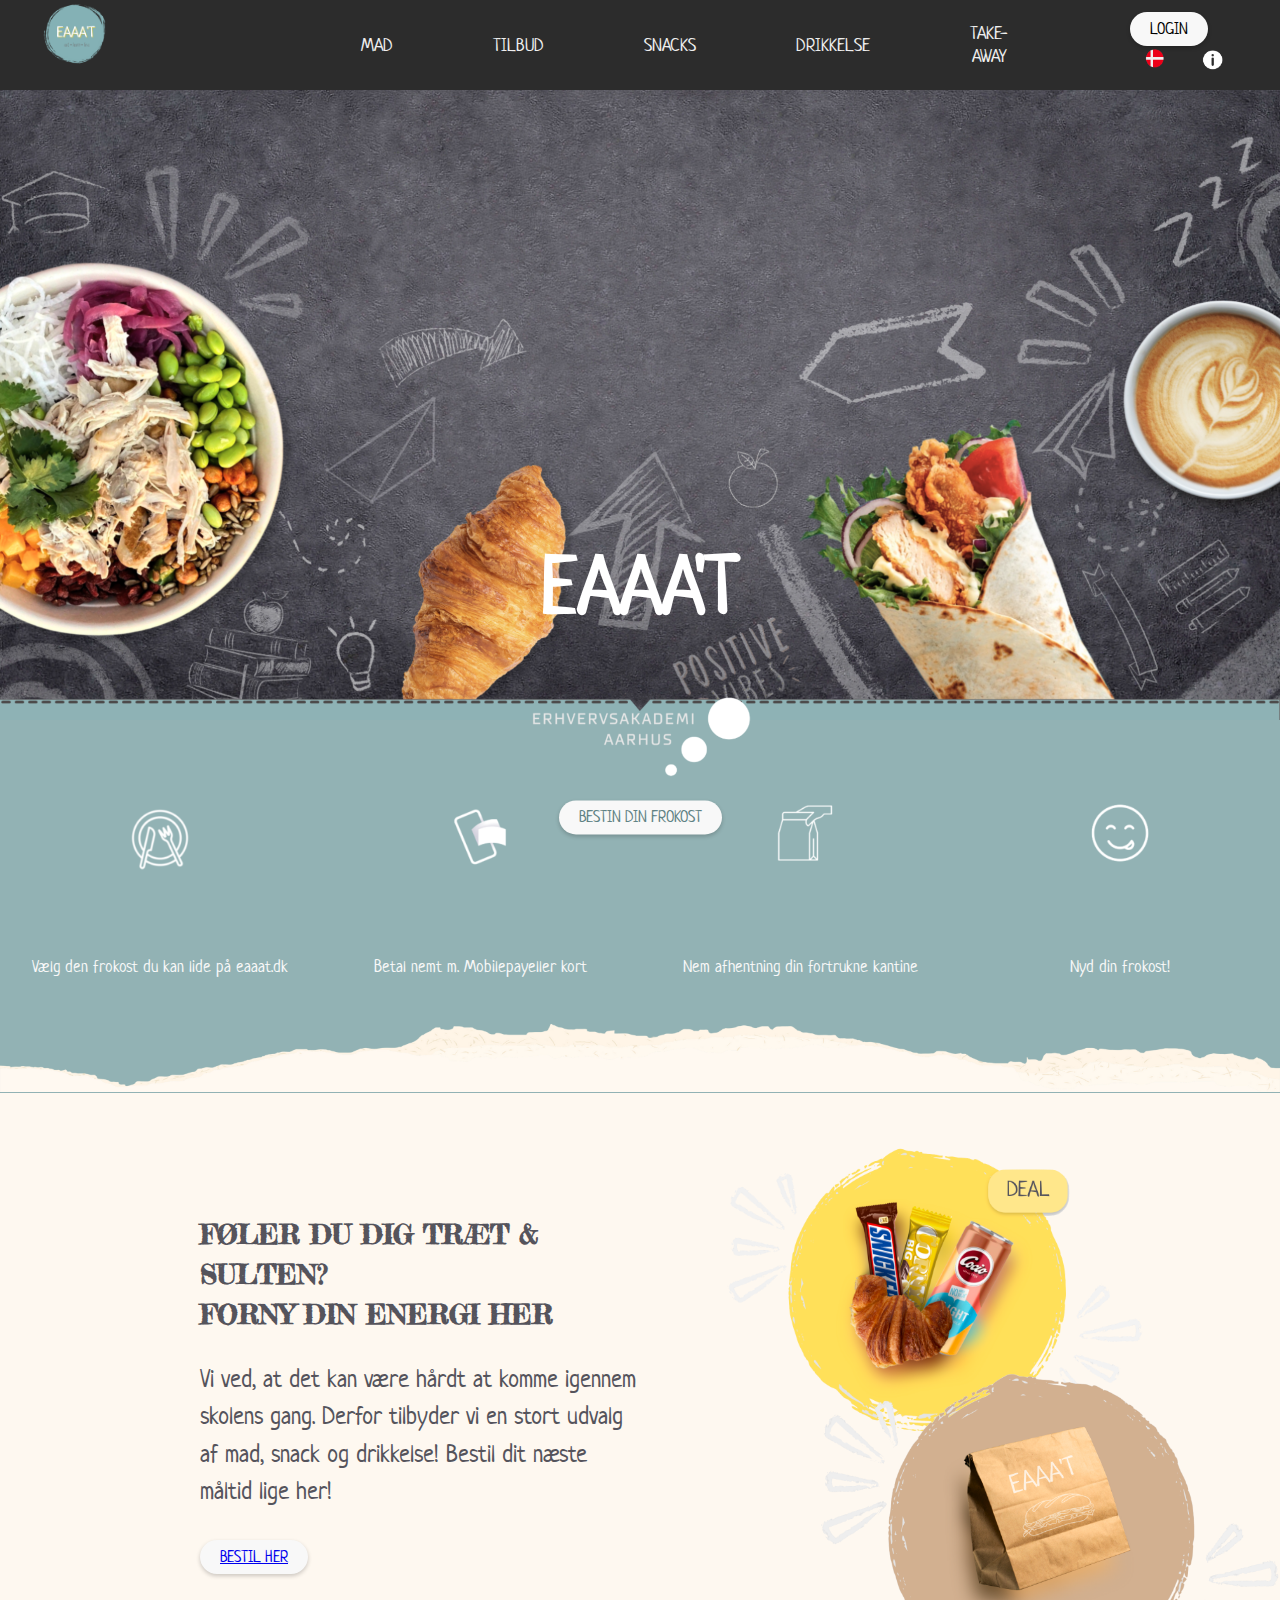
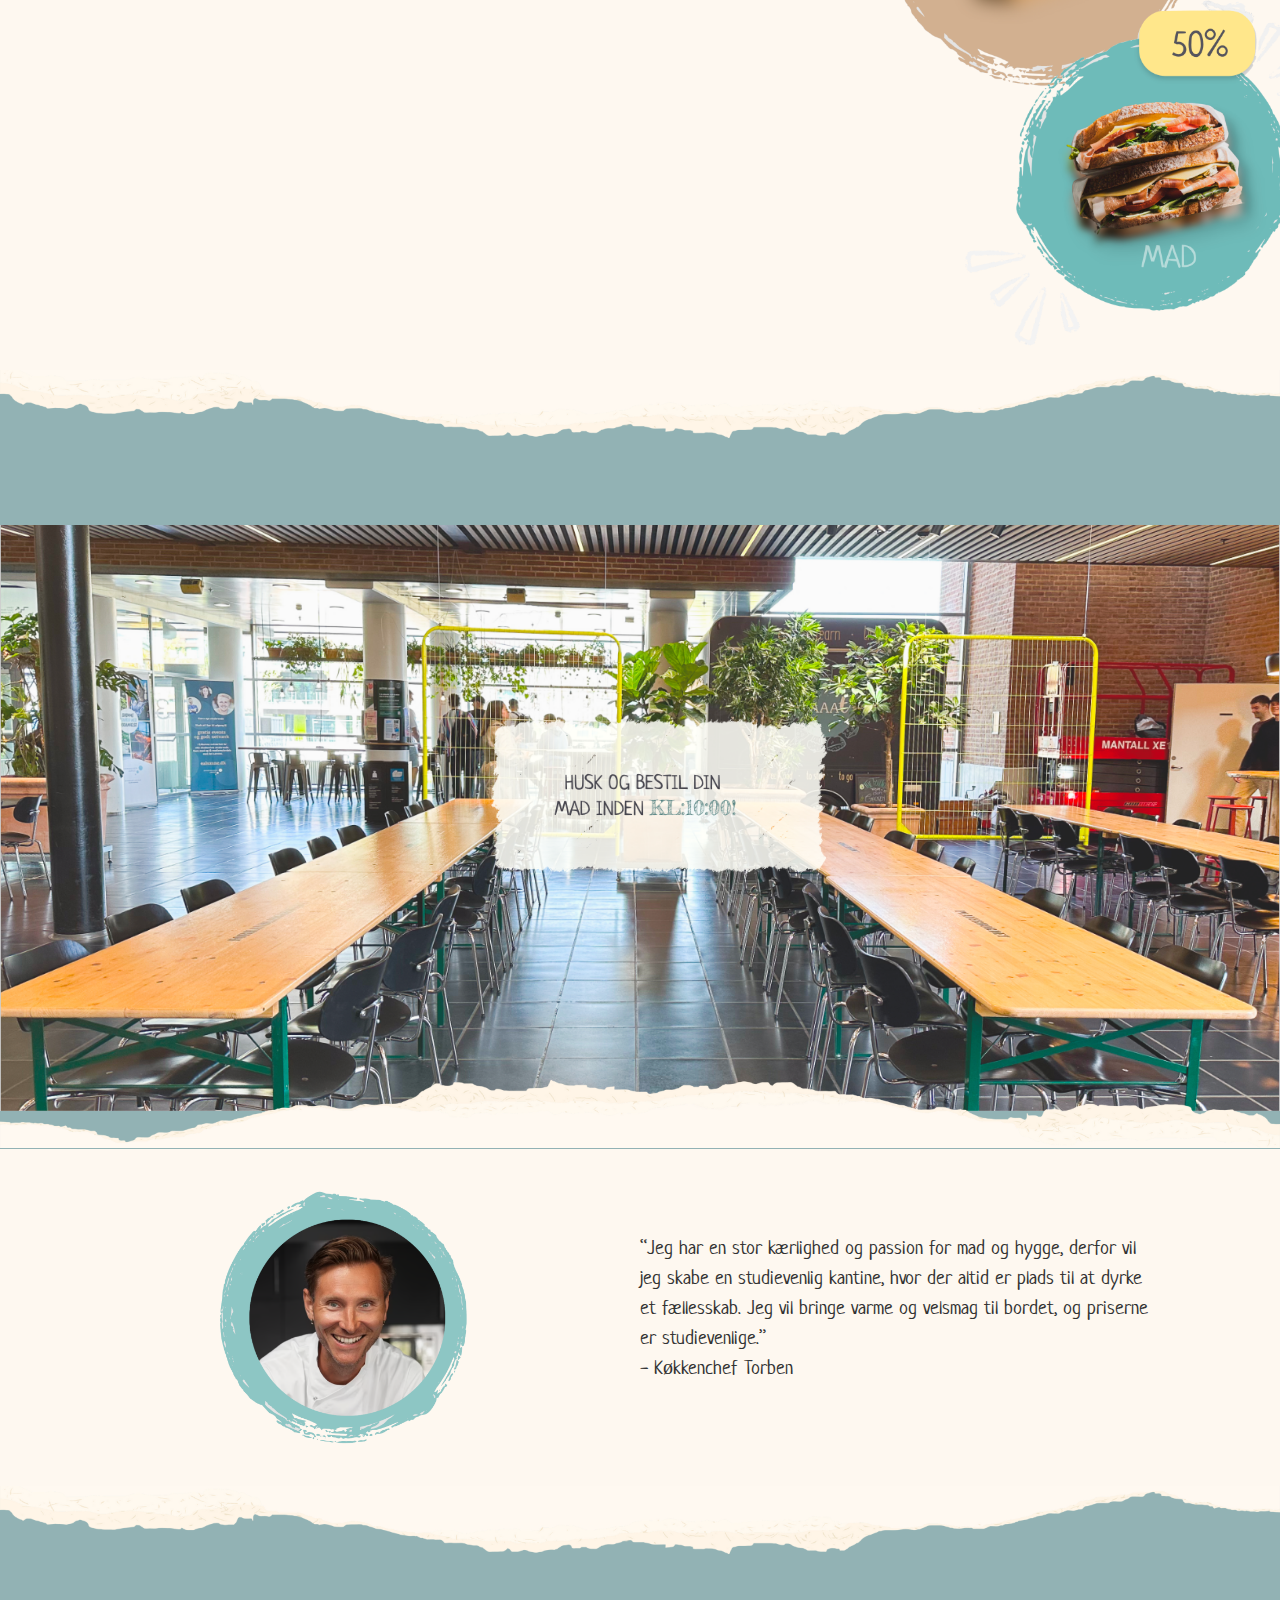
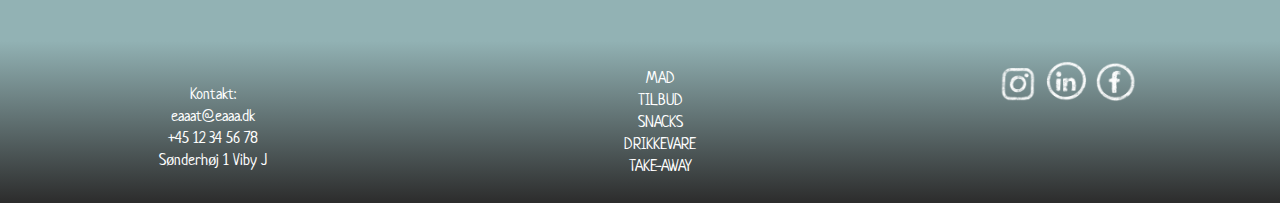
<file: Eaaat/index.html>
<!DOCTYPE html> 
<html lang="en">

<head>
    <meta charset="UTF-8">
    <meta http-equiv="X-UA-Compatible" content="IE=edge">
    <meta name="viewport" content="width=device-width, initial-scale=1.0">
    <title>EaaaT</title>
    <link rel="stylesheet" href="css/style.css">
    <script src="script/script.js"></script>
    <meta name="Forside for Erhversakademiets kantine" content="Erhvervsakademiets kantine tilbyder de studerende lækre retter til skarpe priser">

    <link rel="icon" type="image/x-icon" href="img/logo.png" class="tab_ikon">

    <link rel="preconnect" href="https://fonts.googleapis.com">
<link rel="preconnect" href="https://fonts.gstatic.com" crossorigin>
<link href="https://fonts.googleapis.com/css2?family=Fredericka+the+Great&family=Montserrat&family=Neucha&display=swap" rel="stylesheet">

</head>

<body>
    <!-- nav bar (https://codepen.io/jo_Geek/pen/xgbaEr) -->
    <nav>
        <div class="nav">
            <input type="checkbox" id="nav-check">
            <div class="nav-header">

            </div>
            <div class="nav-btn">
                <label for="nav-check">
                    <span></span>
                    <span></span>
                    <span></span>
                </label>
            </div>
            <div class="logo">
                <img id="logoforside" src="img/logo.png" alt="Logo">
            </div>
            <div class="nav-links">
                <a href="#mad.html" target="_blank">MAD</a>
                <a href="mad.html" target="_blank">TILBUD</a>
                <a href="mad.html" target="_blank">SNACKS</a>
                <a href="mad.html" target="_blank">DRIKKELSE</a>
                <a href="mad.html" target="_blank">TAKE-AWAY</a>
                <a href="">
                    <button class="bestilnuknap">LOGIN</button>

                    <!-- Modal box -->
                   
                
                     <!-- iconer -->
                    <img id="icon1" src="img/flag.png" alt="Flag ikon">
                    <img id="icon1" src="img/info.png" alt="Info ikon"></a>
            </div>
        </div>
    </nav>
    <!-- SLUT -->
               


    <!-- FORSIDE main content -->
    <main>
           
        <img id="baggrund" src="img/baggrund.png" alt="Baggrunds billede med mad">
        <div class="main-content">
            <h1 id="h1">EAAA'T</h1>
            <p><img id="skolelogo" src="img/skolelogo.png" alt="Erhvervsakademiets logo"></p>
            <a href="mad.html"><button id="bestilknap">BESTIN DIN FROKOST</button></a>
        </div>
        <!-- SLUT-->

        <!-- STEP BY STEP main content -->
        <div class="flex-container1">
            <div class="flex-item1">
                <img id="step1" src="img/1.png" alt="Tallerken ikon">
                <p>Vælg den frokost du kan lide på eaaat.dk</p>
            </div>
            <div class="flex-item1">
                <img id="step1" src="img/2.png" alt="Mobilpay ikon">
                <p>Betal nemt m. Mobilepayeller kort</p>
            </div>
            <div class="flex-item1">
                <img id="step1" src="img/3.png" alt="Takeaway ikon">
                <p>Nem afhentning din fortrukne kantine</p>
            </div>
            <div class="flex-item1">
                <img id="step1" src="img/4.png" alt="Smiley ikon">
                <p>Nyd din frokost!</p>
            </div>
        </div>
        <!-- SLUT-->
        <!-- INFO main content -->
        <img id="ripped" src="img/rippedpaper3.png" alt="Ripped paper med kant nederst">

        <div class="flex-container2">
            <div class="flex-item2">
                <h2 id="h2">FØLER DU DIG TRÆT & SULTEN?<br>
                    FORNY DIN ENERGI HER</h2>
                <p>Vi ved, at det kan være hårdt at komme igennem skolens gang.
                    Derfor tilbyder vi en stort udvalg af mad, snack og drikkelse!
                    Bestil dit næste måltid lige her!</p>
                    <button class="bestilnuknap"><a href="mad.html">BESTIL HER</a></button>
            </div>

            <div class="flex-item3">
                <img class="cirkel1" src="img/cirkel-gul.png" alt="Mad med gul baggrund">
                <img class="cirkel2" src="img/cirkel-brun.png" alt="Takeawaypose med brun baggrund">
                <img class="cirkel3" src="img/cirkel-blå.png" alt="Sandwich med blå baggrund">
            </div>
        </div>
        <!-- SLUT-->

        <!------KANTINE BILLEDE------->
        <div class="flexboximg">
        <img id="ripped2" src="img/rippedpapir3flip.png" alt="Ripped paper med kant øverst">
        <img id="kantineimg" src="img/kantinebillede.png" alt="Kantinen">
        <img id="ripped" src="img/rippedpaper3.png" alt="Ripped paper med kant nederst">
    </div>

       <!------TORBEN KØKKEN CHEF - main content------->
        <div class="flex-container4">
            <div class="flex-item4">
                <img class="torben" src="img/torben.png" alt="Portræt af Torben">
            </div>

        
            <div class="flex-item4">
                <p id="citat">“Jeg har en stor kærlighed og passion for mad og hygge,
                    derfor vil jeg skabe en studievenlig kantine,
                    hvor der altid er plads til at dyrke et fællesskab.
                    Jeg vil bringe varme og velsmag til bordet, og priserne er studievenlige.”
                   <br> - Køkkenchef Torben</p>
            </div>


        </div>
        <img id="ripped2" src="img/rippedpapir3flip.png" alt="Ripped paper med kant øverst">
    </main>

<footer>
    <div class="footer">
        <div class="flex-item-left">
            Kontakt: <br>
            eaaat@eaaa.dk <br>
            +45 12 34 56 78 <br>
            Sønderhøj 1 Viby J</div>
        <div class="flex-item-middle"> 
        <ul id="footernav">
           <li>MAD</li>
           <li>TILBUD</li>
           <li>SNACKS</li>
           <li>DRIKKEVARE</li>
           <li>TAKE-AWAY</li>
        </ul>
        </div>

        <div class="flex-item-right">
            <img id="footericon" src="img/igicon.png" alt="Instagram ikon">
            <img id="footericon" src="img/liicon.png" alt="LinkedIn ikon">
            <img id="footericon" src="img/fbicon.png" alt="Facebook ikon">
        
        </div>
      </div>


</footer>


</body>

</html>
</file>
<file: Eaaat/css/style.css>
body {
    margin: 0px;
    font-family: 'neucha';
    background-color: #92B2B4;
    box-sizing: border-box;
  }

  .main {
    padding-top: 20%;
    background-color: #FEF8F0;

  }
  .main2 {
    padding-top: 10%;
    background-color: #FEF8F0;

  }
  
  /* -----nav styling */
  .nav {
    height: 90px;
    width: 100%;
    background-color: #2c2c2c;
    display: flex;
    justify-content: center;
    position: fixed;
    z-index: 3;
  }  

  
  .nav > .nav-links {
    display: flex;
    align-items: center;
    font-size: 18px;
  }
  
  .nav > .nav-links > a {
    display: inline-block;
    padding: 13px 50px;
    text-decoration: none;
    color: #efefef;
    text-align: center;
  }

  .nav > .nav-links > a:hover{
    opacity: 0.5;
  }

  .nav > #nav-check {
    display: none;
  }

  .nav > .nav-links > a:hover::before,
.nav > .nav-links > a:hover::after {
  opacity: 0.5;
}

.logo{
   float: left;
}
#logoforside{
    width: 25%;

}

#logoforside2{
    width: 25%;

}

#icon1{
    width: 20%;
    margin-left: 29px;
}

/* --------------Kurv computer style------------- */
 #kurvknap{
    background-color: transparent;
    border-style: none;
   
 }

#kurv1{
    width: 50%;
    margin-right: 33px;

}


#kurv1:hover{
    opacity: 0.5;
  
}
/* --------------Kurv MOBIL style------------- */
#kurvknap2{
    display: none;
    background-color: transparent;
    border-style: none;
    margin-bottom: 10px;
   
 }

#kurv2{
    display: none;
    width: 30%;
    margin-right: -12px;
}





  
  #cartItems.show {
      display: block;
  }
  
  .cart-content {
      text-align: center;
  }
  
  .cart-content h2 {
      margin-top: 0;
  }
  
  .cart-content img {
      max-width: 100%;
      margin-top: 10px;
  }
  
  #cartItems {
    display: none;
    background-color: #FFFDFA;
    border: 1px solid #ccc;
    padding: 150px;
    margin: 0 auto;
    position: fixed;
    top: 50%;
    left: 50%;
    transform: translate(-50%, -50%);
    z-index: 9999;
    box-shadow: 0 0 10px rgba(0, 0, 0, 0.3);
    border-radius: 30px;
}

#payButton {
    display: block;
    margin: 10px auto;
    padding-left: 3%;
    padding-right: 3%;
    padding-bottom: 2%;
    padding-top: 2%;
    border-radius: 8%;
    background-color: #9BBE8C;
    color: #f2f2f2;
    border-style: none;
    font-family: 'Neucha', cursive;
}
 
/*-----FORSIDE main content---- */

#baggrund {
    width: 100%;
    z-index: -1;
    margin-bottom: -8px;
}


.main-content {
    position: absolute;
    top: 150%;
    left: 50%;
    transform: translate(-50%, -245%);
    text-align: center;
    color: #ffffff;

}

#h1 {
    font-size: 60pt;
}

#skolelogo {
    width: 40%;
}

#bestilknap {
    background-color: #f8f8f8;
    color: #5F8284;
    border-radius: 30px;
    padding: 6px 20px;
    font-size: 16px;
    border: none;
    box-shadow: 0px 2px 4px rgba(0, 0, 0, 0.2);
    font-family: 'Neucha', cursive;
}

#bestilknap2 {
    float: right;
    margin-right: 10px;
    background-color: #90bc76;
    color: #ffffff;
    border-radius: 30px;
    padding: 6px 20px;
    font-size: 16px;
    border: none;
    box-shadow: 0px 2px 4px rgba(0, 0, 0, 0.2);
    font-family: 'Neucha', cursive;
}

#bestilknap:hover{
    opacity: 0.5;
}

.bestilnuknap{
    background-color: #f8f8f8;

    border-radius: 30px;
    padding: 6px 20px;
    font-size: 16px;
    border: none;
    box-shadow: 0px 2px 4px rgba(0, 0, 0, 0.2);
    font-family: 'Neucha', cursive;
}

#bestilnuknap {
    color: #5F8284;
    text-decoration: none;
}
#skolelogo {
    width: 40%;
}


/* ------STET BY STEP CONTENT */
.flex-container1 {
    display: flex;
    flex-wrap: wrap;
    justify-content: center; 
    background-color: #92B2B4;

  }
  .flex-item1 {
    width: 25%;
    padding: 10px;
    box-sizing: border-box;
    display: flex;
    flex-direction: column;
    align-items: center;
    justify-content: center;
    font-family: 'Neucha', cursive;
    color: #f8f8f8;
    font-size: 13pt;
    margin-bottom: 65px;

  }
  
#step1 {
    width: 70%;
}

/* ------INFO main content------------- */
#ripped {
    width: 100%;
    z-index: -1;
    margin-bottom: -5px;
    margin-top: -82px;
}


.flex-container2 {
    display: flex;
    flex-wrap: wrap;
    color: #FEF8F0;
    background-color: #FEF8F0;
}


.flex-item2 {
    flex: 25%;
    padding-left: 200px;
    padding-top: 100px;
    box-sizing: border-box;
    background-color: #FEF8F0;
    font-size: 25px;
    color: #55545C;
    line-height: 1.5;
}

.flex-item3 {
    flex: 25%;
    padding-right: 100px;
    box-sizing: border-box;
    background-color: #FEF8F0;
    font-size: 12px;
    color: #f0f2f3;
}


.cirkel1 {
    width: 90%;
    position: relative;
    padding-left: 8%;
}

.cirkel2 {
    width: 90%;
    position: relative;
    padding-left: 30%;
    margin-top: -20%;

}

.cirkel3 {
    width: 90%;
    position: relative;
    padding-left: 50%;
    margin-top: -20%;
}

.cirkel1:hover,
.cirkel2:hover,
.cirkel3:hover {
    opacity: 80%;
    transform: scale(1.05);
    transition: .3s ease;
}

#h2{
    font-size: 20pt;
    font-family: 'Fredericka the Great';

}


/* -------------KANTINE BILLEDE main content-------------- */
#ripped2 {
    width: 100%;
    margin-bottom:69px;

}

.torben {
    width: 70%;
    padding-left: 20%;
}

#citat {
    padding-top: 10%;
    padding-right: 20%;
    padding-bottom: 10%;
    line-height: 1.5;
    color: #333333;
    
}

#kantineimg {
    position: relative;
    width: 100%;
    margin-bottom: 10px;
    z-index: -1;
}

.flexboximg{
color: #FEF8F0;


}
.flex-container4 {
    display: flex;
    flex-wrap: wrap;
    color: #FEF8F0;
    background-color: #FEF8F0;
}

.flex-item4 {
    flex: 25%;
    box-sizing: border-box;
    background-color: #FEF8F0;
    font-size: 20px;
    color: #282828;
    line-height: 1.5;
}


/* ======================================SIDE 2 STYLING======================================================= */

/* ------------side nav til computer------- */
.side-nav {

    position: fixed;
    top: 20%;
    left: 0;
    width: 200px;
    height: 100vh;
    background-color: #FEF8F0;
    color: #282828;
    font-size: 15pt;
    font-family: 'Neucha', cursive;
    line-height: 3;

}

.side-nav a {
    text-decoration: none;
    /* Remove underline */
    list-style: none;
    color: #657779;
}

.side-nav ul {
    list-style-type: none;
    /* Remove the dots */
    color: #657779;
}
/* ------------side nav til mobil!------- */

.sidenav2 a {
    padding: 8px 8px 8px 32px;
    text-decoration: none;
    font-size: 25px;
    color: #818181;
    display: block;
    transition: 0.3s;
    display: block;
    display: none;
  }
 
  #madnav{
    width: 50%;
    margin-top: 10%;

  }
/* overskrifter */

#MADh2 {
    font-size: 60pt;
    margin-top: -110px;
    margin-left: 250px;
    font-family: 'Fredericka the Great', cursive;
    color: #4a4a4a;
}

#MADh3 {
    font-size: 60pt;
    margin-top: 50px;
    font-family: 'Fredericka the Great', cursive;
    color: #282828;
    margin-left: 205px;

}

.menu {
    padding: 0;
    margin: 0;
    list-style-type: none;
}

.menu li {
    padding: 10px;
}

.menu li a {
    text-decoration: none;
    color: #333;

}
/* --------img størrelser-------- */

#madsize {
    width: 100%;
}

#madsize2 {
    width: 50%;
}

#dagenssize {
    width: 80%;
}
/* --------flexbox content mad-------- */
.flex-container6 {
    display: flex;
    margin-left: 200px;
    margin-right: 100px;
}
.flex-container7 {
    display: flex;
    flex-wrap: wrap;
    margin-left: 200px;
    margin-right: 100px;
    background-color: #fef8f0;

}

.flex-item7 {
    flex: 1 0 25%;
    padding: 50px;
    padding-right: 15px;
    text-align: center;
    box-sizing: border-box;
    background-color: #fef8f0;
    font-size: 20px;
    color: #f0f2f3;
    font-family: 'Neucha', cursive;
}

/* ------------ text og + styling------- */
#plus {
    border-radius: 10px;
    padding-left: 10px;
    padding-right: 10px;
    margin-left: 118px;
    background-color: #5c5753;
    color: #ffffff;
    font-size: 20pt;
}
.product-name {
    margin-top: 5px;
    color: #282828;
    font-size: 20pt;
}

.product-name2 {
    margin-top: 5px;
    color: #282828;
    line-height: 1.5;
    text-align: left;
    margin-left: 10%;
    font-size: 12pt;
    font-family: 'Montserrat', sans-serif;
}


#plus2 {
    border-radius: 10px;
    padding-left: 10px;
    padding-right: 10px;
    background-color: #5c5753;
    color: #ffffff;
    font-size: 20pt;
    margin-right: 12px;
}

/* ----FOOTER----- */

.footer {
    background-image: linear-gradient(#92B2B4, #2c2c2c);
    display: flex;
    flex-direction: row;
    font-size: 30px;
    text-align: center;
    z-index: 10;
    position: relative;
  }

  .footer2 {
    background-image: linear-gradient(#FEF8F0, #2c2c2c);
    display: flex;
    flex-direction: row;
    font-size: 30px;
    text-align: center;
    z-index: 10;
    position: relative;
  }
  
  .flex-item-left {
    color: #ffffff;
    padding: 10px;
    flex: 50%;
    font-size: 12pt;
    padding-top: 42px;
  }

  #footernav{
    text-decoration: none;
    list-style-type: none;
    font-size: 12pt;
  }

  
  .flex-item-middle{

  color: #ffffff;
    padding: 10px;
    flex: 50%;
    font-size: 12pt;
  }
  
  .flex-item-right {
   
    color: #ffffff;
    padding: 10px;
    flex: 50%;
  }

  #footericon{
    width: 10%;
    padding-top: 10px;
  }

/* ----side nav----- */

.sidenav2 {
    padding-top: 15px;
}
.sidenav2 a {font-size: 18px;}

#backicon {
    width: 5%;
    margin-top: 41px;

  }

  
  
  @media (max-width:600px) {

    #baggrund {
        width: 100%;
        z-index: -1;
        padding-top: 85px;
        margin-bottom: -8px;
    }

    .sidenav2 {
        padding-top: 15px;
    }
    .sidenav2 a {font-size: 18px;}


    .flex-item2 {
        flex: 25%;
        padding-left: 50px;
        padding-top: 50px;
        box-sizing: border-box;
        background-color: #FEF8F0;
        font-size: 17px;
        color: #55545C;
        line-height: 1.5;
    }

    .step1 {
        width: 70%;
    }

    .nav > .nav-btn {
      display: inline-block;
      position: absolute;
      right: 0px;
      top: 0px;
    
    }
    .nav > .nav-btn > label {
      display: inline-block;
      width: 50px;
      height: 50px;
      padding: 13px;
      
    }
    .nav > .nav-btn > label:hover,.nav  #nav-check:checked ~ .nav-btn > label {
      background-color: rgba(0, 0, 0, 0.3);
    }
    .nav > .nav-btn > label > span {
      display: block;
      width: 25px;
      height: 10px;
      border-top: 2px solid #eee;
    }
    .nav > .nav-links {
      position: absolute;
      display: block;
      width: 100%;
      background-color: #333;
      height: 0px;
      transition: all 0.3s ease-in;
      overflow-y: hidden;
      top: 90px;
      left: 0px;
    }
    .nav > .nav-links > a {
      display: block;
      width: 100%;
     
    }
    .nav > #nav-check:not(:checked) ~ .nav-links {
      height: 0px;
    }
    .nav > #nav-check:checked ~ .nav-links {
      height: calc(100vh - 50px);
      overflow-y: auto;
      z-index: 3;
    }

    /* logo mobil */

    .logo{
       margin-left:40%;
       margin-top: 12px;
      
     }

     /* -----MAIN CONTNENT SIDE 1----- */
     .main-content {
        z-index: 1;
        position: absolute;
        top: 20%;
        left: 50%;
        transform: translate(-50%, -50%);
        text-align: center;
        color: #ffffff;
    }

    #h1 {
        font-size: 30pt;
    }

    #skolelogo {
        width: 40%;
    }

/* ------STET BY STEP main content------- */
   

      .flex-item1 {
        width: 50%;
        padding: 10px;
        box-sizing: border-box;
        display: flex;
        flex-direction: column;
        align-items: center;
        justify-content: center;
        font-family: 'Neucha', cursive;
        color: #f8f8f8;
        font-size: 13pt;
        margin-bottom: 65px;
        text-align: center;
    
      }

/* -----INFO main content------ */
      .flex-item2 {
        flex: 25%;
        padding-left: 50px;
        padding-bottom: 30px;
        padding-top: 50px;
        box-sizing: border-box;
        background-color: #FEF8F0;
        font-size: 17px;
        color: #55545C;
        line-height: 1.5;
    }

    #ripped {
        width: 100%;
        z-index: -1;
        margin-bottom: -6px;
        margin-top: -92px;
    }

.flex-item3 {
    flex: 20%;
    padding-right: 15px;
    box-sizing: border-box;
    background-color: #FEF8F0;
    font-size: 12px;
    color: #f0f2f3;
}


.cirkel1 {
    width: 100%;
    position: relative;
    padding-left: 3%;
    margin-top: 20%;
}

.cirkel2 {
    width: 100%;
    position: relative;
    padding-left: 1%;
    margin-top: -20%;

}

.cirkel3 {
    width: 100%;
    position: relative;
    padding-left: 5%;
    margin-top: -20%;
}

/* ------------------------KANTINE BILLEDE main content------ */
#ripped2 {
    width: 100%;
    margin-bottom: -11px;
}

.torben {
    width: 70%;
    padding-left: 20%;
}

#citat {
    padding-right: 10%;
    padding-left: 10%;
    padding-top: 10%;
    padding-bottom: 10%;
    line-height: 1.5;
    text-align: center;
}
.flex-container4 {
    display: flex;
    flex-direction: column;
    flex-wrap: wrap;
    color: #FEF8F0;
    background-color: #FEF8F0;
}

/* --------------SIDE NAV -------------- */
.side-nav {
display: none;
    position: fixed;
    top: 20%;
    left: 0;
    width: 200px;
    height: 100vh;
    background-color: #FEF8F0;
    color: #282828;
    font-size: 15pt;
    font-family: 'Neucha', cursive;
    line-height: 3;

}


.sidenav2 {
    height: 100%;
    width: 0;
    position: fixed;
    z-index:2;
    top: 8%;
    left: 0;
    background-color: #FEF8F0;
    overflow-x: hidden;
    transition: 0.5s;
    padding-top: 90px;
  }
  
  .sidenav2 a {
    padding: 30px 8px 8px 32px;
    text-decoration: none;
    font-size: 25px;
    color: #818181;
    display: block;
    transition: 0.3s;
    text-align: center;
  }

  .bestilnuknap{
    background-color: #f8f8f8;

    border-radius: 30px;
    padding: 6px 20px;
    font-size: 16px;
    border: none;
    box-shadow: 0px 2px 4px rgba(0, 0, 0, 0.2);
    font-family: 'Neucha', cursive;
    margin-left: 160px;
}

#bestilnuknap {
    color: #5F8284;
    text-decoration: none;
}

  
  .sidenav2 a:hover {
    color: #2f2e2e;
  }
  
  .sidenav2 .closebtn {
    position: absolute;
    top: 0;
    right: 25px;
    font-size: 36px;
    margin-left: 50px;
  }

  #backicon {
    width: 5%;
    margin-top: 63px;

  }

  #logoforside2{
    width: 46%;
    margin-left: -70px;

}

/* -----------MAIN CONTENT MOBIL----------- */
#MADh2 {
    font-size: 30pt;
    margin-top: -31px;
    margin-left: 150px;
    font-family: 'Fredericka the Great', cursive;
    color: #282828;
}

#MADh3{
    font-size: 30pt;
    margin-left: 115px;
    margin-top: 40px;
    font-family: 'Fredericka the Great', cursive;
    color: #282828;
    
}
/* --------img størrelser-------- */

#madsize {
    width:100%;
}

#madsize2 {
    width: 100%;
}

#dagenssize {
    width: 100%;
}

.flex-container6 {
    display: flex;
    flex-direction: column;
    margin-left: 35px;
    margin-right: 25px;
}
.flex-container7 {
    display: flex;

    margin-left: 1px;
    margin-right:1px;
    background-color: #fef8f0;

}

.flex-item7 {
    flex: 1 0 100%;
    padding: 20px;
    margin-left: 1px;
    padding-left: 15px;
    padding-right: 15px;
    text-align: center;
    box-sizing: border-box;
    background-color: #fef8f0;
    font-size: 20px;
    color: #f0f2f3;
    font-family: 'Neucha', cursive;
}

/* ------------ text og + styling------- */
#plus {
    border-radius: 10px;
    padding-left: 10px;
    padding-right: 10px;
    margin-left: 141px;
    background-color: #5c5753;
    color: #ffffff;
    font-size: 20pt;
}
.product-name {
    margin-left: 50px;
    margin-top: 5px;
    color: #282828;
    font-size: 20pt;
}

.product-name2 {
    margin-top: 5px;
    color: #282828;
    line-height: 1.5;
    text-align: left;
    margin-left: 10%;
    font-size: 12pt;
    font-family: 'Montserrat', sans-serif;
}


#plus2 {
    border-radius: 10px;
    padding-left: 10px;
    padding-right: 10px;
    background-color: #5c5753;
    color: #ffffff;
    font-size: 20pt;
    margin-right: 12px;
}


#kurvknap{
    background-color: transparent;
    border-style: none;
   
 }

#kurv1{
    width: 12%;
    margin-right: -12px;
    display: none;
}

#kurv1:hover{
    opacity: 0.5;
  
}


  
  #cartItems.show {
      display: block;
  }
  
  .cart-content {
      text-align: center;
  }
  
  .cart-content h2 {
      margin-top: 0;
  }
  
  .cart-content img {
      max-width: 100%;
      margin-top: 40px;
  }
  
  #cartItems {
    height: 350px;
    width: 250px;
    background-color: #FFFDFA;
    border: 1px solid #ccc;
    padding: 5px;
    margin: 0 auto;
    position: fixed;
    top: 50%;
    left: 50%;
    transform: translate(-50%, -50%);
    z-index: 9999;
    box-shadow: 0 0 10px rgba(0, 0, 0, 0.3);
    border-radius: 30px;
}

#kurvmobil{
    width: 110%;
}

#payButton {
    display: block;
    margin: 10px auto;
    padding-left: 3%;
    padding-right: 3%;
    padding-bottom: 2%;
    padding-top: 2%;
    border-radius: 8%;
    background-color: #9BBE8C;
    color: #f2f2f2;
    border-style: none;
    font-family: 'Neucha', cursive;
}


#kurvknap2{
    display: block;
    background-color: transparent;
    border-style: none;
    margin-bottom: 10px;
   
 }

#kurv2{
    display: block;
    width: 40%;
    margin-right: -12px;
}

.nav2 {
    height: 90px;
    margin-top: 755px;
    width: 100%;
    background-color: #2c2c2c;
    display: flex;
    justify-content: center;
    position: fixed;
    z-index: 3;
  }

  #payButton3 {
    display: block;
    margin: 25px auto;
    padding-left: 7%;
    padding-right: 7%;
    padding-bottom: 7%;
    padding-top: 3%;
    border-radius: 15%;
    background-color: #9BBE8C;
    color: #f2f2f2;
    border-style: none;
    font-family: 'Neucha', cursive;
    font-size: 13pt;
}
/* -----footer---- */
.footer {
    flex-direction: column;
  }


  }


  .open-pop {
    font-size: 12pt;
    padding: 5px 35px;
    color: #fff;
    text-decoration: none;
    cursor: pointer;
    transition: all 0.3s ease-out;
    background-color:#4CAF50;
    border-radius: 50px;
    font-family: 'neucha';
    border: none;


}
.bestil-pop {
    display: none;
    position: absolute;
    z-index: 5;
    left:50%;
    top: 50%;
    transform: translate(-50%, -50%);
    width: 100%;
    height: 100%;
    overflow: auto;
    border-radius: 15px;
    transition: all 5s ease-in-out;
    background-color: rgba(255, 255, 255, 0.4);
  -webkit-backdrop-filter: blur(5px);
  backdrop-filter: blur(5px);
}
.bestil-pop-content {
    background-color: #e1d7ca;
    margin: 15% auto;
    padding: 20px;
    border-radius: 5px;
    text-align: center;
    width: 90%;
    max-width: 300px;
}
.bestil-pop-button {
    padding: 10px 20px;
    margin: auto;
    justify-content: center;
    background: #8EB1B4;
    color: #fff;
    border: none;
    cursor: pointer;
    font-size: 1em;
    color: #fff;
    text-decoration: none;
    cursor: pointer;
    transition: all 0.3s ease-out;
    border-radius: 20px;
    font-family: 'Neucha', cursive;
}
/* BILLEDER TIL POP 2  */
.pop2-grid {
    display: grid;
    grid-template-columns: repeat(2, 1fr);
    gap: 5px;
    margin-top: 20px;
}
.pop2-grid img {
    width: 60%;
    border-radius: 5px;
    height: auto;
    box-shadow: 0 0 5px rgba(0, 0, 0, 0.3);
}
.pop2-grid p {
    margin-top: 5px;
}
.pop2-grid img.selected {
    border: 3px solid #4CAF50;
    box-shadow: 0 0 5px rgba(0, 0, 0, 0.9);
}
/* POP 3 */
.box-container {
    display: flex;
    flex-wrap: wrap;
}
/* OPLYSNING KASSE 1 I POP/MODAL 3  */
.oplysnings_box {
    flex: 1;
    flex-basis: 30%;
    box-shadow: 0 0 5px rgba(0, 0, 0, 0.9);
    background-color: #8EB1B4;
    color: #fff;
    padding: 10px;
    margin: 5px;
}
label {
    display: block;
    margin-bottom: 5px;
    margin: 20px;
}
input[type="text"],
input[type="email"],
input[type="tel"] {
    width: 80%;
    padding: 5px;
    border: 1px solid #ccc;
    border-radius: 4px;
    margin-top: 0.1px;
}
/* BETALING KASSE 2 I POP/MODAL 3  */
.betaling_box {
    flex: 2;
    flex-basis: 30%;
    box-shadow: 0 0 5px rgba(0, 0, 0, 0.9);
    background-color: #769B9F;
    color: #fff;
    padding: 10px;
    margin: 5px;
}
.hvidkasse {
    background-color: #fff;
    border-radius: 4px;
    height: 74px;
    padding: 20px;
    margin-top: 10px;
  }
  
  .checkmark-container {
    display: flex;
    align-items: center;
    margin-bottom: 10px;
  }
  .checkmark-container span {
    margin-left: 10px;
    color: black;
    justify-content: center;
  }
  .checkmark-container label:after {
    content: "";
    position: absolute;
    display: none;
    top: 50%;
    left: 50%;
    transform: translate(-50%, -50%);
    width: 10px;
    height: 10px;
    background-color: #fff;
    border-radius: 50%;
  }
  /* Styling for checked checkmark */
  .checkmark-container input[type="checkbox"]:checked + label:after {
    display: block;
  }
/* ORDREOVERSIGT - KASSE 3 I POP/MODAL 3 */
.ordreoversigt_box {
    flex: 3;
    flex-basis: 30%;
    box-shadow: 0 0 5px rgba(0, 0, 0, 0.9);
    background-color: #6D8A8D;
    color: #fff;
    padding: 10px;
    margin: 5px;
}
  
  .ordreoversigt_box p {
    margin-bottom: 10px;
  }
  
  .hvidkasse {
    background-color: white;
    padding: 20px;
    margin-top: 10px;
  }
  
  .info-container {
    margin-bottom: 20px;
  }
  
  .info-container h3 {
    font-size: 16px;
    margin-bottom: 10px;
  }
  
  .info-container p {
    font-size: 14px;
  }
  
/* POP 4 */
.check_img {
    width: 35%;
    margin: auto;
    justify-content: center;
}

#baggrundpopup{
    width: 100%;
    z-index: -10;
}
/*=============================================================================================
========================================   COMPUTER   =========================================
=============================================================================================*/
@media screen and (min-width: 1200px) {
    .bestil-pop-content {
        width: 100%;
        max-width: 900px;
        z-index: 2;
    }
    .pop2-grid {
        display: grid;
        grid-template-columns: repeat(3, 1fr);
        gap: 5px;
        margin-top: 20px;
    }
    .pop2-grid img {
        width: 60%;
        border-radius: 5px;
        height: auto;
        gap: 9px;
    }
    /* POP 3  */
    .box-container {
        display: flex;
    }
    .box {
        flex: 1;
        width: 50%;
    }
    /* POP 4  */
    .check_img {
        width: 10%;
        margin-bottom: 2px;
    }
}
</file>
